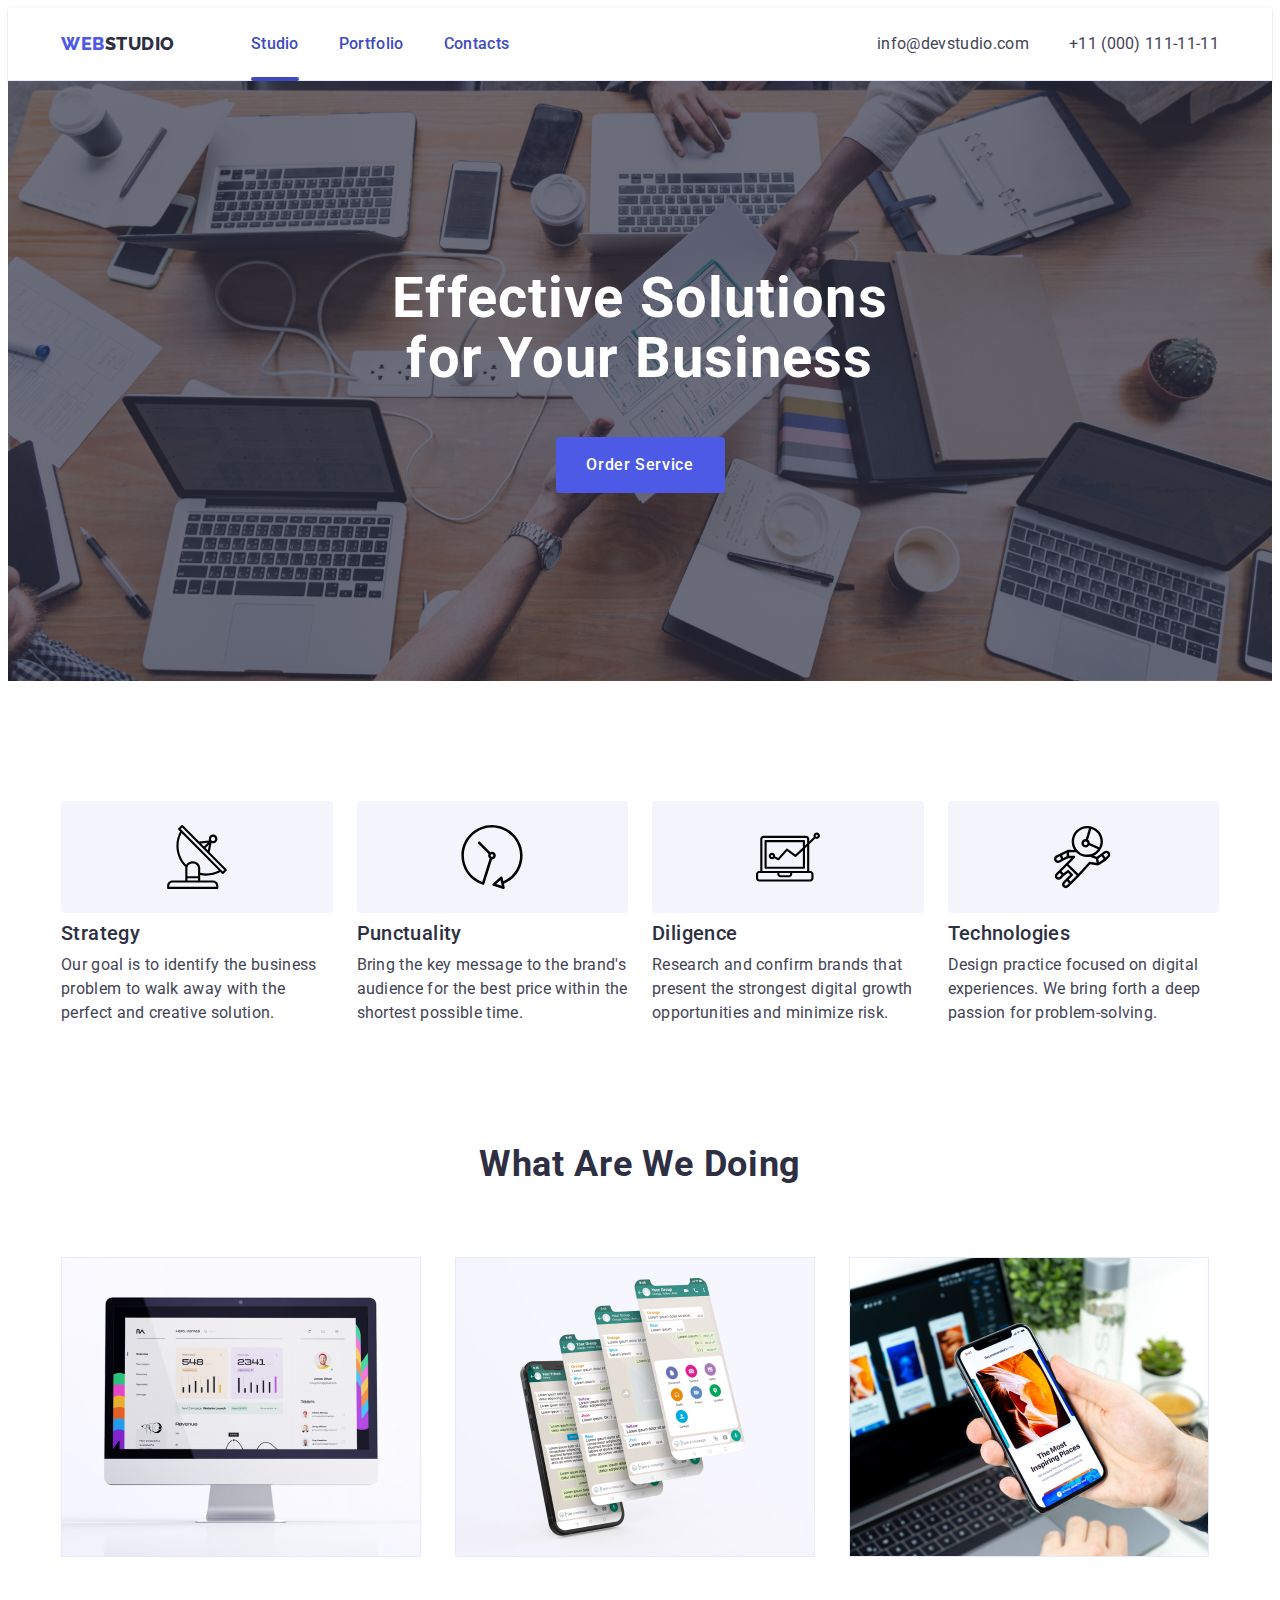
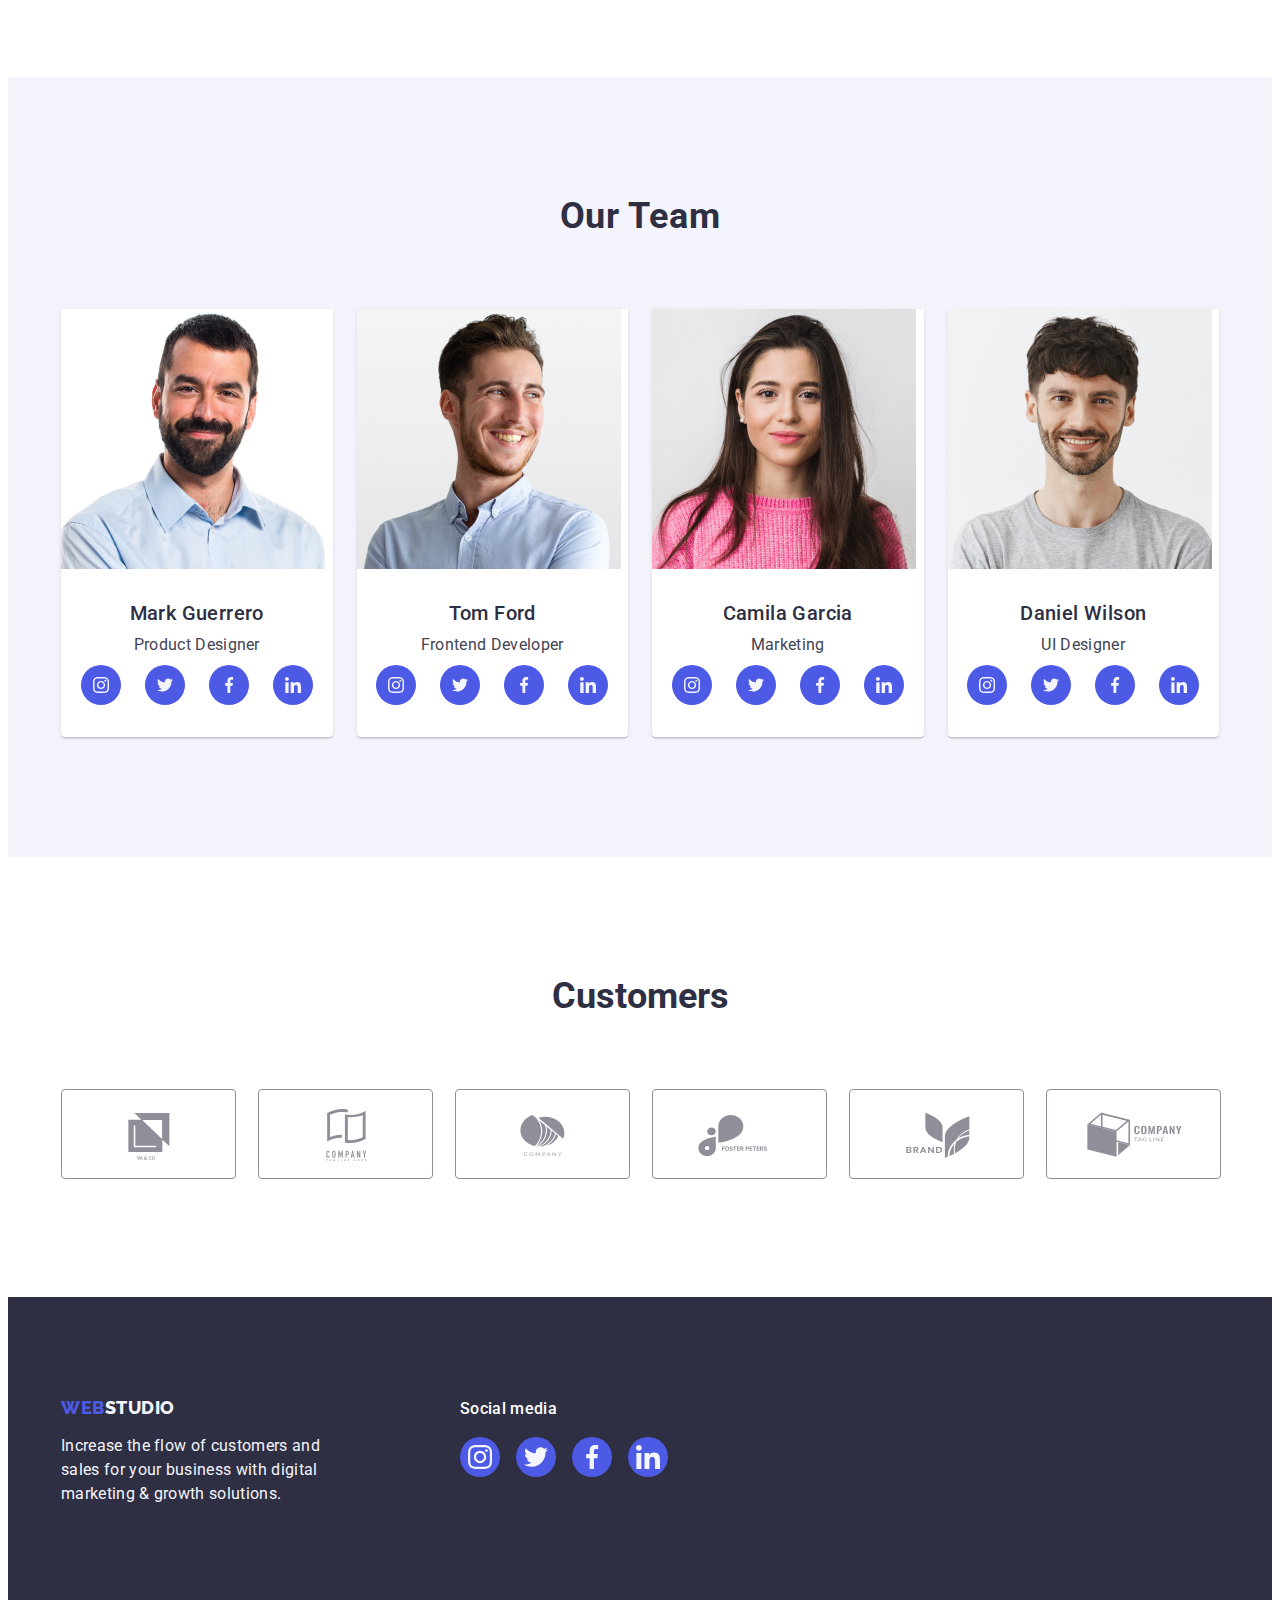
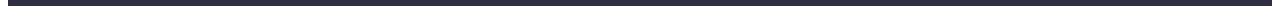
<file: index.html>
<!DOCTYPE html>
<html lang="en">
  <head>
    <meta charset="UTF-8" />
    <meta http-equiv="X-UA-Compatible" content="IE=edge" />
    <meta name="viewport" content="width=device-width, initial-scale=1.0" />
    <title>Document</title>
    <!-- font styles -->
    <link
      href="https://fonts.googleapis.com/css?family=Raleway:800&display=swap"
      rel="stylesheet"
    />
    <link
      rel="stylesheet"
      href="https://fonts.googleapis.com/css?family=Roboto:400,500,700&display=swap"
    />
    <link rel="preconnect" href="https://fonts.googleapis.com" />
    <link rel="preconnect" href="https://fonts.gstatic.com" />
    <!-- normalize -->
    <link
      rel="stylesheet"
      href="https://cdnjs.cloudflare.com/ajax/libs/modern-normalize/1.1.0/modern-normalize.min.css"
      integrity="sha512-wpPYUAdjBVSE4KJnH1VR1HeZfpl1ub8YT/NKx4PuQ5NmX2tKuGu6U/JRp5y+Y8XG2tV+wKQpNHVUX03MfMFn9Q=="
      crossorigin="anonymous"
      referrerpolicy="no-referrer"
    />
    <!-- custom styles -->
    <link rel="stylesheet" href="./css/styles.css" />
  </head>
  <body>
    <!-- header section -->
    <header class="header-topbar">
      <div class="header-container container">
        <nav class="nav-list list">
          <a href="./index.html" class="first-logo link"
            >Web<span class="sec-logo link">Studio</span></a
          >
          <ul class="menu-list list">
            <li>
              <a href="./index.html" class="link-header link active">Studio</a>
            </li>
            <li>
              <a href="./portfolio.html" class="link-header link">Portfolio</a>
            </li>
            <li>
              <a href="" class="link-header link">Contacts</a>
            </li>
          </ul>
        </nav>
        <address class="contact-list">
          <ul class="contact-list list">
            <li>
              <a href="mailto:info@devstudio.com" class="contact-link link"
                >info@devstudio.com</a
              >
            </li>
            <li>
              <a href="tel:+110001111111" class="contact-link link"
                >+11 (000) 111-11-11</a
              >
            </li>
          </ul>
        </address>
      </div>
    </header>
    <!-- main section -->
    <main>
      <section class="section-hero">
        <div class="container">
          <h1 class="main-header">Effective Solutions for Your Business</h1>
          <button type="button" data-modal-open="myModal" class="main-button">
            <span class="name-button">Order Service</span>
          </button>
        </div>
      </section>
      <section class="main-section">
        <div class="main-container container">
          <h2 class="visually-hidden">Our andantages</h2>
          <ul class="basic-roster list">
            <li class="feature-list">
              <div class="svg-icon">
                <svg class="" width="64" height="64">
                  <use href="./images/icons.svg#icon-strategy"></use>
                </svg>
              </div>
              <h3 class="main-title">Strategy</h3>
              <p class="text">
                Our goal is to identify the business problem to walk away with
                the perfect and creative solution.
              </p>
            </li>
            <li class="feature-list">
              <div class="svg-icon">
                <svg class="" width="64" height="64">
                  <use href="./images/icons.svg#icon-punctuality"></use>
                </svg>
              </div>
              <h3 class="main-title">Punctuality</h3>
              <p class="text">
                Bring the key message to the brand's audience for the best price
                within the shortest possible time.
              </p>
            </li>
            <li class="feature-list">
              <div class="svg-icon">
                <svg class="" width="64" height="64">
                  <use href="./images/icons.svg#icon-diligence"></use>
                </svg>
              </div>
              <h3 class="main-title">Diligence</h3>
              <p class="text">
                Research and confirm brands that present the strongest digital
                growth opportunities and minimize risk.
              </p>
            </li>
            <li class="feature-list">
              <div class="svg-icon">
                <svg class="" width="64" height="64">
                  <use href="./images/icons.svg#icon-technologies"></use>
                </svg>
              </div>
              <h3 class="main-title">Technologies</h3>
              <p class="text">
                Design practice focused on digital experiences. We bring forth a
                deep passion for problem-solving.
              </p>
            </li>
          </ul>
        </div>
      </section>
      <section class="third-section">
        <div class="container">
          <h2 class="sec-title">What are we doing</h2>
          <ul class="basic-roster list">
            <li class="photo-list">
              <img
                src="./images/Rectangle71.jpg"
                alt="PC"
                width="360"
                height="300"
              />
            </li>
            <li class="photo-list">
              <img
                src="./images/Rectangle71(1).jpg"
                alt="Phone"
                width="360"
                height="300"
              />
            </li>
            <li class="photo-list">
              <img
                src="./images/Rectangle71(2).jpg"
                alt="App"
                width="360"
                height="300"
              />
            </li>
          </ul>
        </div>
      </section>
      <section class="fourth-section">
        <div class="fourth-section-container">
          <h2 class="third-title">Our Team</h2>
          <ul class="basic-roster list">
            <li class="list-names">
              <img
                src="./images/img.jpg"
                alt="Product designer"
                width="264"
                height="260"
              />
              <div class="item-list">
                <h3 class="major-names">Mark Guerrero</h3>
                <p class="major-position">Product Designer</p>
                <ul class="social-media-list">
                  <li class="social-network">
                    <a href="" class="social-network-link">
                      <svg class="svg-media-link" width="16" height="16">
                        <use href="./images/icons.svg#icon-instagram"></use>
                      </svg>
                    </a>
                  </li>
                  <li class="social-network">
                    <a href="" class="social-network-link">
                      <svg class="svg-media-link" width="16" height="16">
                        <use href="./images/icons.svg#icon-twitter"></use>
                      </svg>
                    </a>
                  </li>
                  <li class="social-network">
                    <a href="" class="social-network-link">
                      <svg class="svg-media-link" width="16" height="16">
                        <use href="./images/icons.svg#icon-facebook"></use>
                      </svg>
                    </a>
                  </li>
                  <li class="social-network">
                    <a href="" class="social-network-link">
                      <svg class="svg-media-link" width="16" height="16">
                        <use href="./images/icons.svg#icon-linkedin"></use>
                      </svg>
                    </a>
                  </li>
                </ul>
              </div>
            </li>
            <li class="list-names">
              <img
                src="./images/img(1).jpg"
                alt="Frontend Developer"
                width="264"
                height="260"
              />
              <div class="item-list">
                <h3 class="major-names">Tom Ford</h3>
                <p class="major-position">Frontend Developer</p>
                <ul class="social-media-list">
                  <li class="social-network">
                    <a class="social-network-link">
                      <svg class="svg-media-link" width="16" height="16">
                        <use href="./images/icons.svg#icon-instagram"></use>
                      </svg>
                    </a>
                  </li>
                  <li class="social-network">
                    <a href="" class="social-network-link">
                      <svg class="svg-media-link" width="16" height="16">
                        <use href="./images/icons.svg#icon-twitter"></use>
                      </svg>
                    </a>
                  </li>
                  <li class="social-network">
                    <a href="" class="social-network-link">
                      <svg class="svg-media-link" width="16" height="16">
                        <use href="./images/icons.svg#icon-facebook"></use>
                      </svg>
                    </a>
                  </li>
                  <li class="social-network">
                    <a href="" class="social-network-link">
                      <svg class="svg-media-link" width="16" height="16">
                        <use href="./images/icons.svg#icon-linkedin"></use>
                      </svg>
                    </a>
                  </li>
                </ul>
              </div>
            </li>
            <li class="list-names">
              <img
                src="./images/img(2).jpg"
                alt="Marketing"
                width="264"
                height="260"
              />
              <div class="item-list">
                <h3 class="major-names">Camila Garcia</h3>
                <p class="major-position">Marketing</p>
                <ul class="social-media-list">
                  <li class="social-network">
                    <a class="social-network-link">
                      <svg class="svg-media-link" width="16" height="16">
                        <use href="./images/icons.svg#icon-instagram"></use>
                      </svg>
                    </a>
                  </li>
                  <li class="social-network">
                    <a href="" class="social-network-link">
                      <svg class="svg-media-link" width="16" height="16">
                        <use href="./images/icons.svg#icon-twitter"></use>
                      </svg>
                    </a>
                  </li>
                  <li class="social-network">
                    <a href="" class="social-network-link">
                      <svg class="svg-media-link" width="16" height="16">
                        <use href="./images/icons.svg#icon-facebook"></use>
                      </svg>
                    </a>
                  </li>
                  <li class="social-network">
                    <a href="" class="social-network-link">
                      <svg class="svg-media-link" width="16" height="16">
                        <use href="./images/icons.svg#icon-linkedin"></use>
                      </svg>
                    </a>
                  </li>
                </ul>
              </div>
            </li>
            <li class="list-names">
              <img
                src="./images/img(3).jpg"
                alt="UI Designer"
                width="264"
                height="260"
              />
              <div class="item-list">
                <h3 class="major-names">Daniel Wilson</h3>
                <p class="major-position">UI Designer</p>
                <ul class="social-media-list">
                  <li class="social-network">
                    <a class="social-network-link">
                      <svg class="svg-media-link" width="16" height="16">
                        <use href="./images/icons.svg#icon-instagram"></use>
                      </svg>
                    </a>
                  </li>
                  <li class="social-network">
                    <a href="" class="social-network-link">
                      <svg class="svg-media-link" width="16" height="16">
                        <use href="./images/icons.svg#icon-twitter"></use>
                      </svg>
                    </a>
                  </li>
                  <li class="social-network">
                    <a href="" class="social-network-link">
                      <svg class="svg-media-link" width="16" height="16">
                        <use href="./images/icons.svg#icon-facebook"></use>
                      </svg>
                    </a>
                  </li>
                  <li class="social-network">
                    <a href="" class="social-network-link">
                      <svg class="svg-media-link" width="16" height="16">
                        <use href="./images/icons.svg#icon-linkedin"></use>
                      </svg>
                    </a>
                  </li>
                </ul>
              </div>
            </li>
          </ul>
        </div>
      </section>
      <section class="fifth-section">
        <div class="container">
          <h2 class="fifth-section-title">Customers</h2>
          <ul class="customer-list">
            <li class="customer-item">
              <a href="" class="customer-link">
                <svg class="customer-icon" width="104" height="56">
                  <use href="./images/icons.svg#icon-Logo"></use>
                </svg>
              </a>
            </li>
            <li class="customer-item">
              <a href="" class="customer-link">
                <svg class="customer-icon" width="104" height="56">
                  <use href="./images/icons.svg#icon-Logo1"></use>
                </svg>
              </a>
            </li>
            <li class="customer-item">
              <a href="" class="customer-link">
                <svg class="customer-icon" width="104" height="56">
                  <use href="./images/icons.svg#icon-Logo3"></use>
                </svg>
              </a>
            </li>
            <li class="customer-item">
              <a href="" class="customer-link">
                <svg class="customer-icon" width="104" height="56">
                  <use href="./images/icons.svg#icon-Logo4"></use>
                </svg>
              </a>
            </li>
            <li class="customer-item">
              <a href="" class="customer-link">
                <svg class="customer-icon" width="104" height="56">
                  <use href="./images/icons.svg#icon-Logo5"></use>
                </svg>
              </a>
            </li>
            <li class="customer-item">
              <a href="" class="customer-link">
                <svg class="customer-icon" width="104" height="56">
                  <use href="./images/icons.svg#icon-Logo6"></use>
                </svg>
              </a>
            </li>
          </ul>
        </div>
      </section>
    </main>
    <!-- footer section -->
    <footer class="footer-section">
      <div class="footer-container container">
        <div class="logo-container">
          <a href="./index.html" class="bottom-logo link"
            >Web<span class="logo-studio">Studio</span></a
          >
          <p class="bottom-text">
            Increase the flow of customers and sales for your business with
            digital marketing & growth solutions.
          </p>
        </div>
        <div class="svg-container container">
          <p class="media-title">Social media</p>
          <ul class="social-network-list">
            <li class="social-network-icon">
              <a href="" class="social-media-link">
                <svg class="svg-media-link" width="24" height="24">
                  <use href="./images/icons.svg#icon-instagram"></use>
                </svg>
              </a>
            </li>
            <li class="social-network-icon">
              <a href="" class="social-media-link">
                <svg class="svg-media-link" width="24" height="24">
                  <use href="./images/icons.svg#icon-twitter"></use>
                </svg>
              </a>
            </li>
            <li class="social-network-icon">
              <a href="" class="social-media-link">
                <svg class="svg-media-link" width="24" height="24">
                  <use href="./images/icons.svg#icon-facebook"></use>
                </svg>
              </a>
            </li>
            <li class="social-network-icon">
              <a href="" class="social-media-link">
                <svg class="svg-media-link" width="24" height="24">
                  <use href="./images/icons.svg#icon-linkedin"></use>
                </svg>
              </a>
            </li>
          </ul>
        </div>
      </div>
    </footer>
    <!-- modal window -->
    <div class="backdrop is-hidden" data-modal>
      <div class="modal-window">
        <button type="button" class="modal-close-button" data-modal-close>
          <svg class="modal-close-icon" width="8" height="8">
            <use href="./images/icons.svg#icon-close-black"></use>
          </svg>
        </button>
      </div>
    </div>
    <script src="./js/modal.js"></script>
  </body>
</html>
</file>
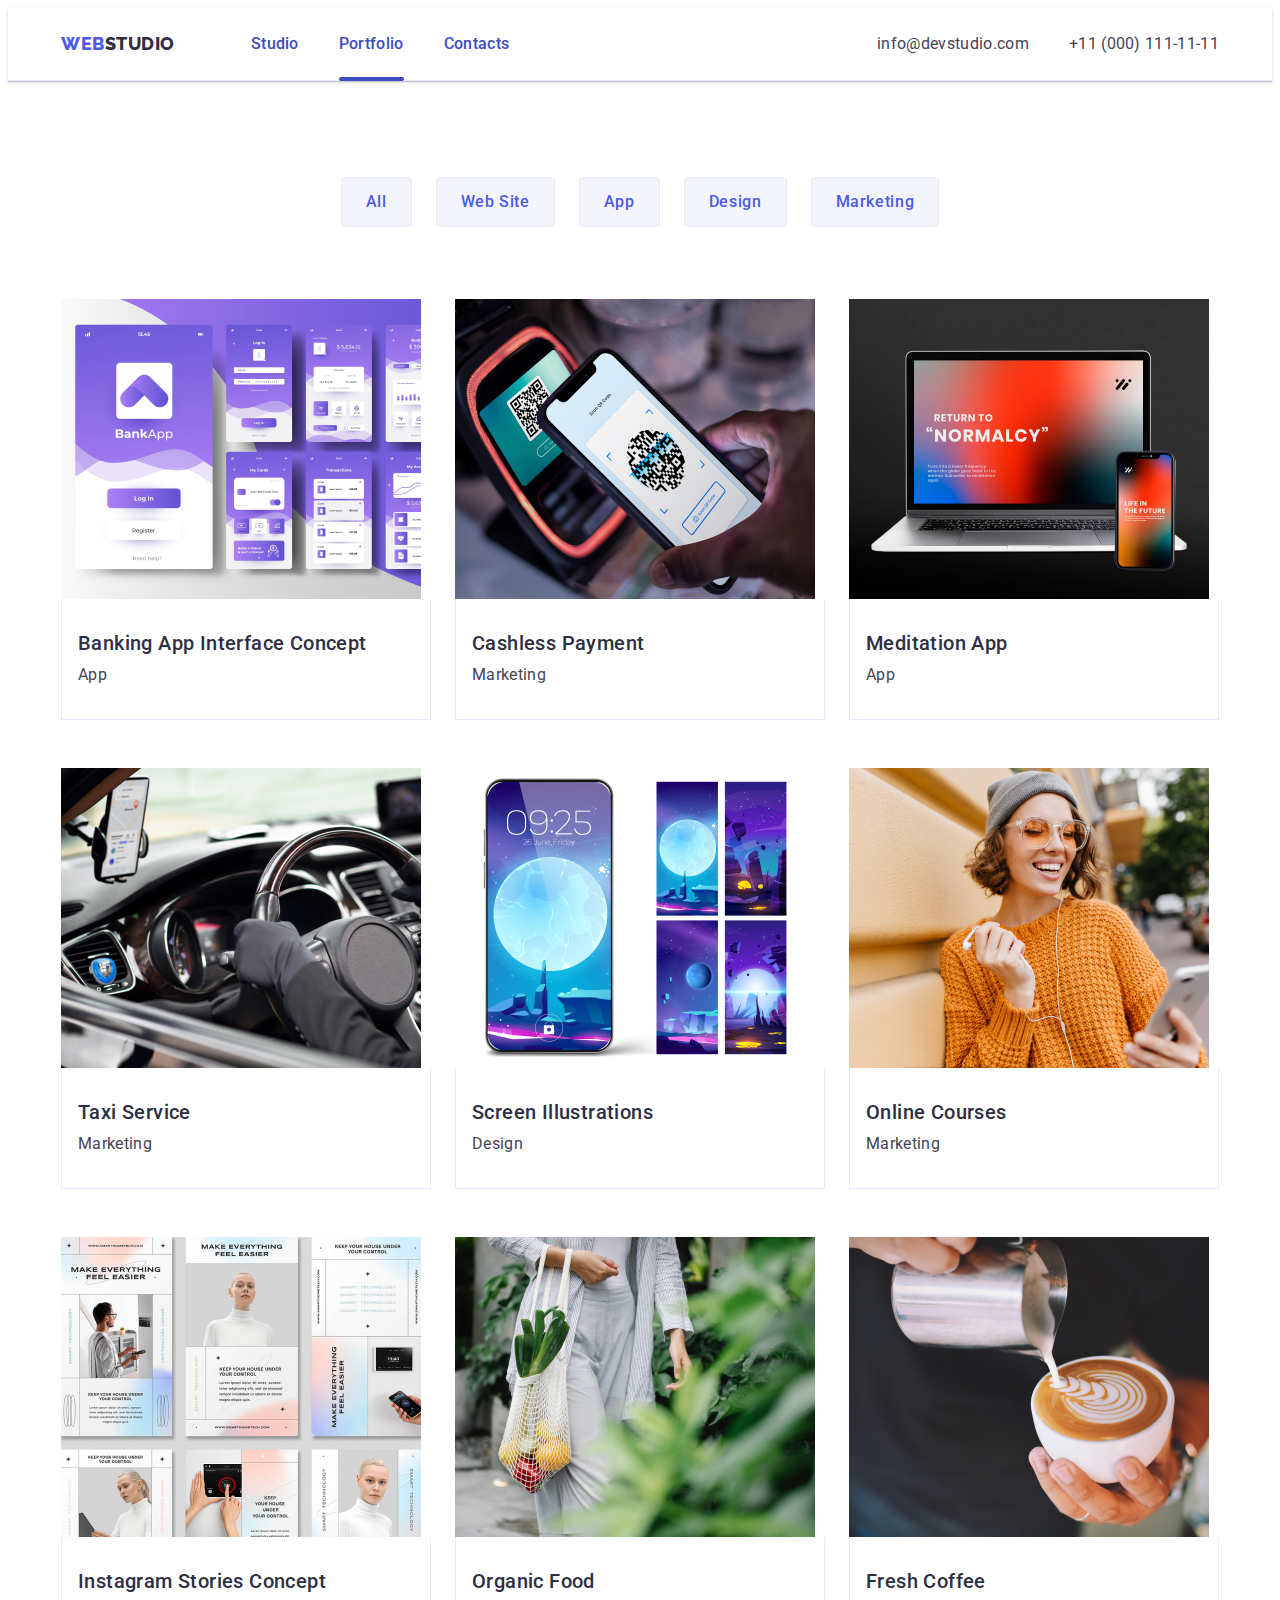
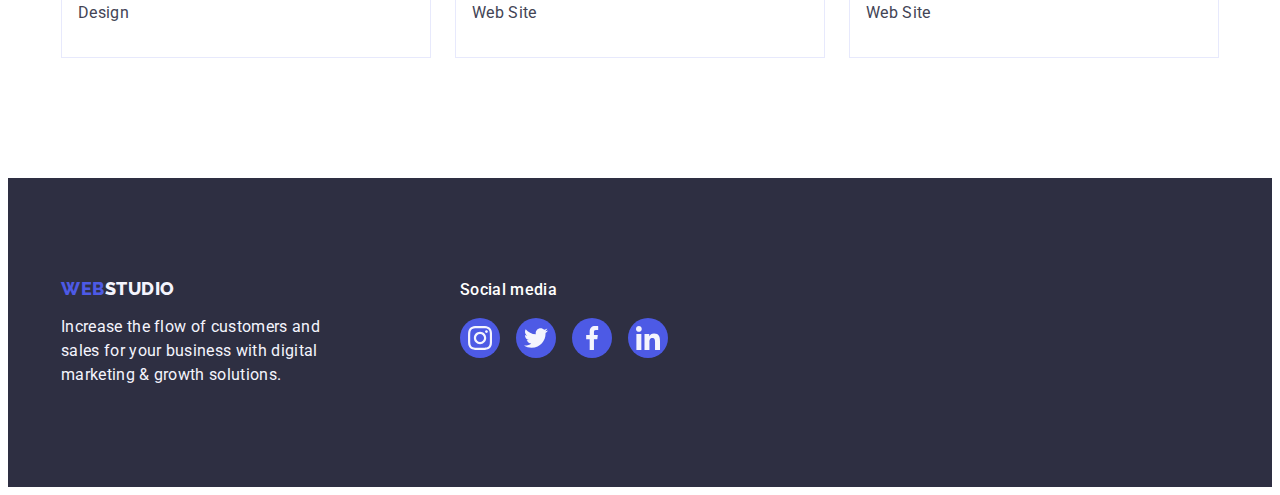
<file: portfolio.html>
<!DOCTYPE html>
<html lang="en">
  <head>
    <meta charset="UTF-8" />
    <meta http-equiv="X-UA-Compatible" content="IE=edge" />
    <meta name="viewport" content="width=device-width, initial-scale=1.0" />
    <title>Document</title>
    <!-- fonts styles -->
    <link
      href="https://fonts.googleapis.com/css?family=Raleway:800&display=swap"
      rel="stylesheet"
    />
    <link
      rel="stylesheet"
      href="https://fonts.googleapis.com/css?family=Roboto:400,500,700&display=swap"
    />
    <link rel="preconnect" href="https://fonts.googleapis.com" />
    <link rel="preconnect" href="https://fonts.gstatic.com" />
    <!-- normalize -->
    <link
      rel="stylesheet"
      href="https://cdnjs.cloudflare.com/ajax/libs/modern-normalize/1.1.0/modern-normalize.min.css"
      integrity="sha512-wpPYUAdjBVSE4KJnH1VR1HeZfpl1ub8YT/NKx4PuQ5NmX2tKuGu6U/JRp5y+Y8XG2tV+wKQpNHVUX03MfMFn9Q=="
      crossorigin="anonymous"
      referrerpolicy="no-referrer"
    />
    <!-- custom styles -->
    <link rel="stylesheet" href="./css/styles.css" />
  </head>
  <body>
    <header class="header-topbar">
      <div class="header-container container">
        <nav class="nav-list list">
          <a href="./portfolio.html" class="first-logo link"
            >Web<span class="sec-logo link">Studio</span></a
          >
          <ul class="menu-list list">
            <li>
              <a href="./index.html" class="link-header link">Studio</a>
            </li>
            <li>
              <a href="./portfolio.html" class="link-header link active"
                >Portfolio</a
              >
            </li>
            <li>
              <a href="" class="link-header link">Contacts</a>
            </li>
          </ul>
        </nav>
        <address class="contact-list">
          <ul class="contact-list list">
            <li>
              <a class="contact-link link" href="mailto:info@devstudio.com"
                >info@devstudio.com</a
              >
            </li>
            <li>
              <a class="contact-link link" href="tel:++110001111111"
                >+11 (000) 111-11-11</a
              >
            </li>
          </ul>
        </address>
      </div>
    </header>
    <main class="main">
      <section class="hero-section">
        <div class="container">
          <h1 class="visually-hidden">Web Studio Portfolio</h1>
          <ul class="button-list list">
            <li>
              <button type="button" class="primary-button">All</button>
            </li>
            <li>
              <button type="button" class="primary-button">Web Site</button>
            </li>
            <li>
              <button type="button" class="primary-button">App</button>
            </li>
            <li>
              <button type="button" class="primary-button">Design</button>
            </li>
            <li>
              <button type="button" class="primary-button">Marketing</button>
            </li>
          </ul>
          <ul class="image-list">
            <li class="project-item">
              <a href="./index.html" class="photo-link link">
                <div class="portfolio-overlay">
                  <img src="./images/img0.jpg" alt="App" />
                  <p class="overlay-text">
                    14 Stylish and User-Friendly App Design Concepts · Task
                    Manager App · Calorie Tracker App · Exotic Fruit Ecommerce
                    App · Cloud Storage App
                  </p>
                </div>
                <div class="content-box">
                  <h2 class="title-text">Banking App Interface Concept</h2>
                  <p class="description-text">App</p>
                </div>
              </a>
            </li>
            <li class="project-item">
              <a href="./index.html" class="photo-link link">
                <div class="portfolio-overlay">
                  <img
                    src="./images/img1.jpg"
                    alt="Marketing"
                    style="display: block"
                  />
                  <p class="overlay-text">
                    14 Stylish and User-Friendly App Design Concepts · Task
                    Manager App · Calorie Tracker App · Exotic Fruit Ecommerce
                    App · Cloud Storage App
                  </p>
                </div>
                <div class="content-box">
                  <h2 class="title-text">Cashless Payment</h2>
                  <p class="description-text">Marketing</p>
                </div>
              </a>
            </li>
            <li class="project-item">
              <a href="./index.html" class="photo-link link">
                <div class="portfolio-overlay">
                  <img
                    src="./images/img2.jpg"
                    alt="Meditation App"
                    style="display: block"
                  />
                  <p class="overlay-text">
                    14 Stylish and User-Friendly App Design Concepts · Task
                    Manager App · Calorie Tracker App · Exotic Fruit Ecommerce
                    App · Cloud Storage App
                  </p>
                </div>
                <div class="content-box">
                  <h2 class="title-text">Meditation App</h2>
                  <p class="description-text">App</p>
                </div>
              </a>
            </li>
            <li class="project-item">
              <a href="./index.html" class="photo-link link">
                <div class="portfolio-overlay">
                  <img
                    src="./images/pic1.jpg"
                    alt="Taxi Service"
                    style="display: block"
                  />
                  <p class="overlay-text">
                    14 Stylish and User-Friendly App Design Concepts · Task
                    Manager App · Calorie Tracker App · Exotic Fruit Ecommerce
                    App · Cloud Storage App
                  </p>
                </div>
                <div class="content-box">
                  <h2 class="title-text">Taxi Service</h2>
                  <p class="description-text">Marketing</p>
                </div>
              </a>
            </li>
            <li class="project-item">
              <a href="./index.html" class="photo-link link">
                <div class="portfolio-overlay">
                  <img
                    src="./images/pic2.jpg"
                    alt="Screen Illustrations"
                    style="display: block"
                  />
                  <p class="overlay-text">
                    14 Stylish and User-Friendly App Design Concepts · Task
                    Manager App · Calorie Tracker App · Exotic Fruit Ecommerce
                    App · Cloud Storage App
                  </p>
                </div>
                <div class="content-box">
                  <h2 class="title-text">Screen Illustrations</h2>
                  <p class="description-text">Design</p>
                </div>
              </a>
            </li>
            <li class="project-item">
              <a href="./index.html" class="photo-link link">
                <div class="portfolio-overlay">
                  <img
                    src="./images/pic3.jpg"
                    alt="Online Courses"
                    style="display: block"
                  />
                  <p class="overlay-text">
                    14 Stylish and User-Friendly App Design Concepts · Task
                    Manager App · Calorie Tracker App · Exotic Fruit Ecommerce
                    App · Cloud Storage App
                  </p>
                </div>
                <div class="content-box">
                  <h2 class="title-text">Online Courses</h2>
                  <p class="description-text">Marketing</p>
                </div>
              </a>
            </li>
            <li class="project-item">
              <a href="./index.html" class="photo-link link">
                <div class="portfolio-overlay">
                  <img
                    src="./images/pic4.jpg"
                    alt="Instagram Stories Concept"
                    style="display: block"
                  />
                  <p class="overlay-text">
                    14 Stylish and User-Friendly App Design Concepts · Task
                    Manager App · Calorie Tracker App · Exotic Fruit Ecommerce
                    App · Cloud Storage App
                  </p>
                </div>
                <div class="content-box">
                  <h2 class="title-text">Instagram Stories Concept</h2>
                  <p class="description-text">Design</p>
                </div>
              </a>
            </li>
            <li class="project-item">
              <a href="./index.html" class="photo-link link">
                <div class="portfolio-overlay">
                  <img
                    src="./images/pic5.jpg"
                    alt="Organic Food"
                    style="display: block"
                  />
                  <p class="overlay-text">
                    14 Stylish and User-Friendly App Design Concepts · Task
                    Manager App · Calorie Tracker App · Exotic Fruit Ecommerce
                    App · Cloud Storage App
                  </p>
                </div>
                <div class="content-box">
                  <h2 class="title-text">Organic Food</h2>
                  <p class="description-text">Web Site</p>
                </div>
              </a>
            </li>
            <li class="project-item">
              <a href="./index.html" class="photo-link link">
                <div class="portfolio-overlay">
                  <img
                    src="./images/pic6.jpg"
                    alt="Fresh Coffee"
                    style="display: block"
                  />
                  <p class="overlay-text">
                    14 Stylish and User-Friendly App Design Concepts · Task
                    Manager App · Calorie Tracker App · Exotic Fruit Ecommerce
                    App · Cloud Storage App
                  </p>
                </div>
                <div class="content-box">
                  <h2 class="title-text">Fresh Coffee</h2>
                  <p class="description-text">Web Site</p>
                </div>
              </a>
            </li>
          </ul>
        </div>
      </section>
    </main>
    <footer class="footer-section">
      <div class="footer-container container">
        <div class="logo-container">
          <a href="./portfolio.html" class="bottom-logo link"
            >Web<span class="third-logo">Studio</span>
          </a>
          <p class="bottom-text">
            Increase the flow of customers and sales for your business with
            digital marketing & growth solutions.
          </p>
        </div>
        <div class="svg-container container">
          <p class="media-title">Social media</p>
          <ul class="social-network-list">
            <li class="social-network-icon">
              <a href="" class="social-media-link">
                <svg class="svg-media-link" width="24" height="24">
                  <use href="./images/icons.svg#icon-instagram"></use>
                </svg>
              </a>
            </li>
            <li class="social-network-icon">
              <a href="" class="social-media-link">
                <svg class="svg-media-link" width="24" height="24">
                  <use href="./images/icons.svg#icon-twitter"></use>
                </svg>
              </a>
            </li>
            <li class="social-network-icon">
              <a href="" class="social-media-link">
                <svg class="svg-media-link" width="24" height="24">
                  <use href="./images/icons.svg#icon-facebook"></use>
                </svg>
              </a>
            </li>
            <li class="social-network-icon">
              <a href="" class="social-media-link">
                <svg class="svg-media-link" width="24" height="24">
                  <use href="./images/icons.svg#icon-linkedin"></use>
                </svg>
              </a>
            </li>
          </ul>
        </div>
      </div>
    </footer>
  </body>
</html>
</file>
<file: css/styles.css>
/**
  |============================
  | Main-page
  |============================
*/
/* base styles */
:root {
    --white: #FFFFFF;
    --grey: #434455;
    --iris: #4D5AE5;
    --black: #2E2F42;
    --laurel: #404bbf;
    --honky: #F4F4FD;
    --cornflower: #E7E9FC;
    --light-slate: #8e8f99;
    --green: #31d0aa;
    --navy-blue-modal: #2E2F42;
}
.visually-hidden {
    position: absolute;
    width: 1px;
    height: 1px;

    margin: -1px;
    border: 0;
    padding: 0;

    white-space: nowrap;
    clip-path: inset(100%);
    clip: rect(0 0 0 0);
    overflow: hidden;
}
h3,p {
   margin: 0;
}
ul {
    list-style: none;
    margin: 0;
    padding-left: 0;
}

a {
    text-decoration: none;
}

img {
    display: block;
}

body {
    background-color: var(--white);
    color: var(--grey);
    font-family: "Roboto", sans-serif;
}
.container {
    width: 1158px;
    margin: 0 auto;
    padding-left: 15px;
    padding-right: 15px;
}
/**
  |============================
  | Header style
  |============================
*/
.header-topbar {
    border-bottom: 1px solid #e7e9fc;
    box-shadow: 0px 2px 1px rgba(46, 47, 66, 0.08), 0px 1px 1px rgba(46, 47, 66, 0.16), 0px 1px 6px rgba(46, 47, 66, 0.08);
}

.header-container {
    display: flex;
    align-items: center;
}

.first-logo {
    font-family: "Raleway", sans-serif;
    font-weight: 800;
    font-size: 18px;
    line-height: 1.17;
    letter-spacing: 0.03em;
    text-transform: uppercase;
    text-decoration: none;

    margin-right: 76px;

    color: var(--iris);

    display: inline-block;
}

.sec-logo {
    color: var(--black);
}

.nav-list {
    list-style: none;
    display: flex;
    align-items: center;
}

.contact-list {
    font-style: normal;
    display: flex;
    margin-left: auto;
    gap: 40px;
}

.menu-list {
    display: flex;
    gap: 40px;
}

.link-header {
    font-weight: 500;
    font-size: 16px;
    line-height: 1.5;
    letter-spacing: 0.02em;
    text-decoration: none;

    color: var(--black);

    padding: 24px 0;

    display: block;

    position: relative;
    transition: color 250ms cubic-bezier(0.4, 0, 0.2, 1);

    color: #404bbf;
}

.link-header:hover,
.link-header:focus {
    color: var(--laurel);
}

.link-header::after {
    content: '';

    position: absolute;

    left: 0;
    bottom: -1px;

    height: 4px;
    width: 100%;

    border-radius: 2px;
}

.link-header.active::after {
    background-color: var(--laurel);
}

.contact-link {
    font-style: normal;
    font-size: 16px;
    line-height: 24px;
    color: var(--grey);
    letter-spacing: 0.02em;

    transition: color 250ms cubic-bezier(0.4, 0, 0.2, 1);
}

.contact-link:hover,
.contact-link:focus {
    color: var(--laurel);
    color: var(--laurel);
}

/**
  |============================
  | Section Hero
  |============================
*/
.main-header {
    font-weight: 700;
    font-size: 56px;
    line-height: 1.07;
    text-align: center;
    letter-spacing: 0.02em;
    max-width: 496px;

    color: var(--white);

    margin: auto;
    margin-bottom: 48px;

}

.section-hero {
    max-width: 1440px;

    background: var(--black);
    background-image: linear-gradient(rgba(46, 47, 66, 0.7), rgba(46, 47, 66, 0.7)), url(../images/img-office.jpg);
    background-repeat: no-repeat;
    background-position: center;
    background-size: cover;

    padding: 188px 0;
    margin: 0 auto;
}

.main-button {
    font-family: "Roboto", sans-serif;
    background: var(--iris);
    font-weight: 500;
    font-size: 16px;
    line-height: 1.5;
    letter-spacing: 0.04em;
    cursor: pointer;

    display: block;
    min-width: 169px;
    height: 56px;
    border: none;
    border-radius: 4px;

    margin-left: auto;
    margin-right: auto;

    color: var(--white);
    transition: background-color 250ms cubic-bezier(0.4, 0, 0.2, 1);
}

button:hover,
button:focus {
    background-color: var(--laurel);
}
/**
  |============================
  | Main Section
  |============================
*/
.main-section {
    padding: 120px 0;
}
.basic-roster {
    display: flex;
    gap: 24px;
}
.svg-icon {
    display: flex;
    align-items: center;
    justify-content: center;

    height: 112px;

    background-color: var(--honky);
    border-radius: 4px;

    margin-bottom: 8px;
}
.main-title {
    font-weight: 500;
    font-size: 20px;
    line-height: 1.2;
    letter-spacing: 0.02em;
    margin-bottom: 8px;
    margin-top: 0;
    color: var(--black);
}
.feature-list {
    width: calc((100% - 72px) / 4);
}

.text {
    font-family: 'Roboto';
    font-style: normal;
    font-weight: 400;
    font-size: 16px;
    line-height: 24px;
    letter-spacing: 0.02em;
    color: var(--grey);
}

/**
  |============================
  | Third Section
  |============================
*/
.third-section {
    padding-bottom: 120px;
}
.sec-title {
    font-family: 'Roboto';
    font-size: 36px;
    line-height: 1.11;
    text-align: center;
    letter-spacing: 0.02em;
    text-transform: capitalize;
    margin-top: 0;
    margin-bottom: 72px;
    color: var(--black);
}
.photo-list {
    flex-basis: calc((100% - 48px) / 3);
}


/**
  |============================
  | Fourth Section
  |============================
*/
.fourth-section {
    background-color: var(--honky);
    padding: 120px 0;
}
.fourth-section-container {
    width: 1158px;
    margin: 0 auto;
    padding: 0 15px;
}

.third-title {
    font-size: 36px;
    line-height: 1.11;
    text-align: center;
    letter-spacing: 0.02em;
    text-transform: capitalize;
    margin-bottom: 72px;
    margin-top: 0;
    color: var(--black);
}
.item-list {
    padding: 32px 0;
}

.list-names {
    background-color: var(--white);
    

    border-radius: 0px 0px 4px 4px;
    flex-basis: calc((100% - 72px) / 4);
    box-shadow: 0px 1px 6px rgba(46, 47, 66, 0.08),0px 1px 1px rgba(46, 47, 66, 0.16),0px 2px 1px rgba(46, 47, 66, 0.08);
}

.major-names {
    font-weight: 500;
    font-size: 20px;
    line-height: 1.2;
    letter-spacing: 0.02em;
    text-align: center;
    margin-bottom: 8px;
    margin-top: 0;
    color: var(--black);
}

.major-position {
    font-size: 16px;
    line-height: 1.5;
    letter-spacing: 0.02em;
    text-align: center;
    margin-bottom: 8px;
}
.social-media-list {
    display: flex;
    justify-content: center;
    gap: 24px;
}
.social-network {
    width: 40px;
    height: 40px;
}
.social-network-link {
    width: 100%;
    height: 100%;

    background-color: var(--iris);

    border-radius: 50%;

    display: flex;
    align-items: center;
    justify-content: center;

    transition: background-color 250ms cubic-bezier(0.4, 0, 0.2, 1);
}
.social-network-link:hover,
.social-network-link:focus {
    background-color: #404bbf;
}
.svg-media-link {
    fill: var(--honky);
}
/**
  |============================
  | Fifth Section
  |============================
*/
.fifth-section {
    padding: 120px 0;
}
.fifth-section-title {
    font-size: 36px;
    line-height: 1.11;

    color: var(--black);

    margin-bottom: 72px;
    margin-top: 0;

    display: flex;
    justify-content: center;
}
.customer-list {
    display: flex;
    gap: 24px;
}
.customer-item {
    width: calc((100% - 120px) / 6);
    height: 88px;
}
.customer-link {
    width: 100%;
    height: 100%;

    border: 1px solid var(--light-slate);
    border-radius: 4px;

    display: flex;
    align-items: center;
    justify-content: center;

    transition: border-color 250ms cubic-bezier(0.4, 0, 0.2, 1),
            color 250ms cubic-bezier(0.4, 0, 0.2, 1);

    color: var(--light-slate);
}
.customer-link:hover,
.customer-link:focus {
    border-color: var(--laurel);
    color: var(--laurel);
}
.customer-icon {
    fill: currentColor;
}
/**
  |============================
  | Footer Section
  |============================
*/
.footer-section {
    padding: 100px 0;

    background-color: var(--black);
}
.footer-container {
    align-items: baseline;
    display: flex;
    margin: 0 auto;
}
.logo-container {
    margin-right: 120px;
}

.media-title {
    font-weight: 500;
    font-size: 16px;
    line-height: 1.5;
    letter-spacing: 0.02em;

    color: var(--white);

    margin-bottom: 16px;
}
.social-network-list {
    display: flex;
    gap: 16px;
}
.social-network-icon {
    width: 40px;
    height: 40px;
}
.social-media-link {
    width: 100%;
    height: 100%;
    
    background-color: var(--iris);
    
    border-radius: 50%;
    
    display: flex;
    align-items: center;
    justify-content: center;

    transition: background-color 250ms cubic-bezier(0.4, 0, 0.2, 1);
}
.social-media-link:hover,
.social-media-link:focus {
    background-color: var(--green);
}

.logo-studio {
    color: var(--honky);
}
/**
  |============================
  | Portfolio
  |============================
*/                                                                                                
/* Hero-section */
.hero-section {
    padding: 96px 0 120px;
}

.button-list {
    display: flex;
    justify-content: center;
    gap: 24px;
    margin-bottom: 72px;
    margin-top: 0;
    padding-left: 0;
}
.primary-button {
    font-weight: 500;
    font-size: 16px;
    line-height: 1.5;
    letter-spacing: 0.04em;
    font-family: "Roboto", sans-serif;

    background: var(--honky);
    color: var(--iris);

    cursor: pointer;

    padding: 12px 24px;
    border: 1px solid var(--cornflower);
    border-radius: 4px;

    transition: color 250ms cubic-bezier(0.4, 0, 0.2, 1),
        background-color 250ms cubic-bezier(0.4, 0, 0.2, 1),
        border-color 250ms cubic-bezier(0.4, 0, 0.2, 1),
        box-shadow 250ms cubic-bezier(0.4, 0, 0.2, 1);
}

.primary-button:hover,
.primary-button:focus {
    color: var(--white);
    background-color: var(--laurel);
    border: 1px solid transparent;
    box-shadow: 0px 3px 1px rgba(0, 0, 0, 0.1),0px 2px 1px rgba(0, 0, 0, 0.08),0px 2px 2px rgba(0, 0, 0, 0.12);
}
.image-list {
    display: flex;
    flex-wrap: wrap;
    column-gap: 24px;
    row-gap: 48px;
}
.project-item {
    flex-basis: calc((100% - 48px) / 3);
}
.portfolio-overlay {
    position: relative;
    overflow: hidden;
}
.overlay-text {
    position: absolute;
    top: 0;

    font-size: 16px;
    line-height: 1.5;
    letter-spacing: 0.02em;
    color: var(--honky);

    padding: 40px 32px;

    background-color: #4d5ae5;

    height: 100%;
    width: 100%;

    transform: translateY(100%);
    transition: transform 250ms cubic-bezier(0.4, 0, 0.2, 1);
}
.content-box {
    padding: 32px 16px;
    border: 1px solid var(--cornflower);
    border-top: none;
}

.photo-link {
    text-decoration: none;
    display: block;

    transition: box-shadow 250ms cubic-bezier(0.4, 0, 0.2, 1);
}
.photo-link:hover,
.photo-link:focus {
    box-shadow:0px 1px 6px rgba(46, 47, 66, 0.08),0px 1px 1px rgba(46, 47, 66, 0.16),0px 2px 1px rgba(46, 47, 66, 0.08);
}
.photo-link:hover .overlay-text,
.photo-link:focus .overlay-text {
    box-shadow: 0px 1px 6px rgba(46, 47, 66, 0.08), 0px 1px 1px rgba(46, 47, 66, 0.16), 0px 2px 1px rgba(46, 47, 66, 0.08);
    transform: translateY(0%);
}
.title-text {
    font-weight: 500;
    font-size: 20px;
    line-height: 1.2;
    letter-spacing: 0.02em;

    margin-top: 0;
    margin-bottom: 8px;
    
    color: var(--black);
}

.description-text {
    font-size: 16px;
    line-height: 1.5;
    letter-spacing: 0.02em;
    color: var(--grey);
}

/**
  |============================
  | Footer Section
  |============================
*/
footer {
    background: var(--black);
}

.third-logo {
    color: var(--honky);
}
.bottom-logo {
    font-family: "Raleway", sans-serif;
        font-weight: 800;
        font-size: 18px;
        line-height: 1.17;
        letter-spacing: 0.03em;
        text-transform: uppercase;
        text-decoration: none;
        color: var(--iris);
        display: inline-block;
        margin-bottom: 16px;
}

.bottom-text {
    font-size: 16px;
    line-height: 24px;
    letter-spacing: 0.02em;
    width: 264px;
    color: var(--honky);
}
/**
  |============================
  | Modal Window
  |============================
*/
.backdrop {
    position: fixed;
    top: 0;
    left: 0;

    width: 100%;
    height: 100%;

    background-color: rgba(46, 47, 66, 0.4);
    transition: opacity 250ms cubic-bezier(0.4, 0, 0.2, 1), visibility 250ms cubic-bezier(0.4, 0, 0.2, 1);
}

.modal-window {
    position: absolute;
    top: 50%;
    left: 50%;

    transform: translate(-50%, -50%) scale(1);

    width: 408px;
    min-height: 584px;

    background: #fcfcfc;
    box-shadow: 0px 1px 1px rgba(0, 0, 0, 0.14), 0px 1px 3px rgba(0, 0, 0, 0.12), 0px 2px 1px rgba(0, 0, 0, 0.2);
    border-radius: 4px;
    transition: transform 250ms cubic-bezier(0.4, 0, 0.2, 1);
}

.modal-close-button {
    position: absolute;
    top: 24px;
    right: 24px;

    width: 24px;
    height: 24px;

    border-radius: 50%;

    display: flex;
    align-items: center;
    justify-content: center;

    background-color: #e7e9fc;
    border: 1px solid rgba(0, 0, 0, 0.1);

    padding: 0;

    cursor: pointer;

    transition: background-color 250ms cubic-bezier(0.4, 0, 0.2, 1), border 250ms cubic-bezier(0.4, 0, 0.2, 1);
}
.modal-close-button:hover,
.modal-close-button:focus {
    background-color: #404bbf;
    border: none;
    fill: #ffffff;
}

.modal-close-icon {
    transition: fill 250ms cubic-bezier(0.4, 0, 0.2, 1);
}

.is-hidden {
    opacity: 0;
    visibility: hidden;
    pointer-events: none;
}
</file>
